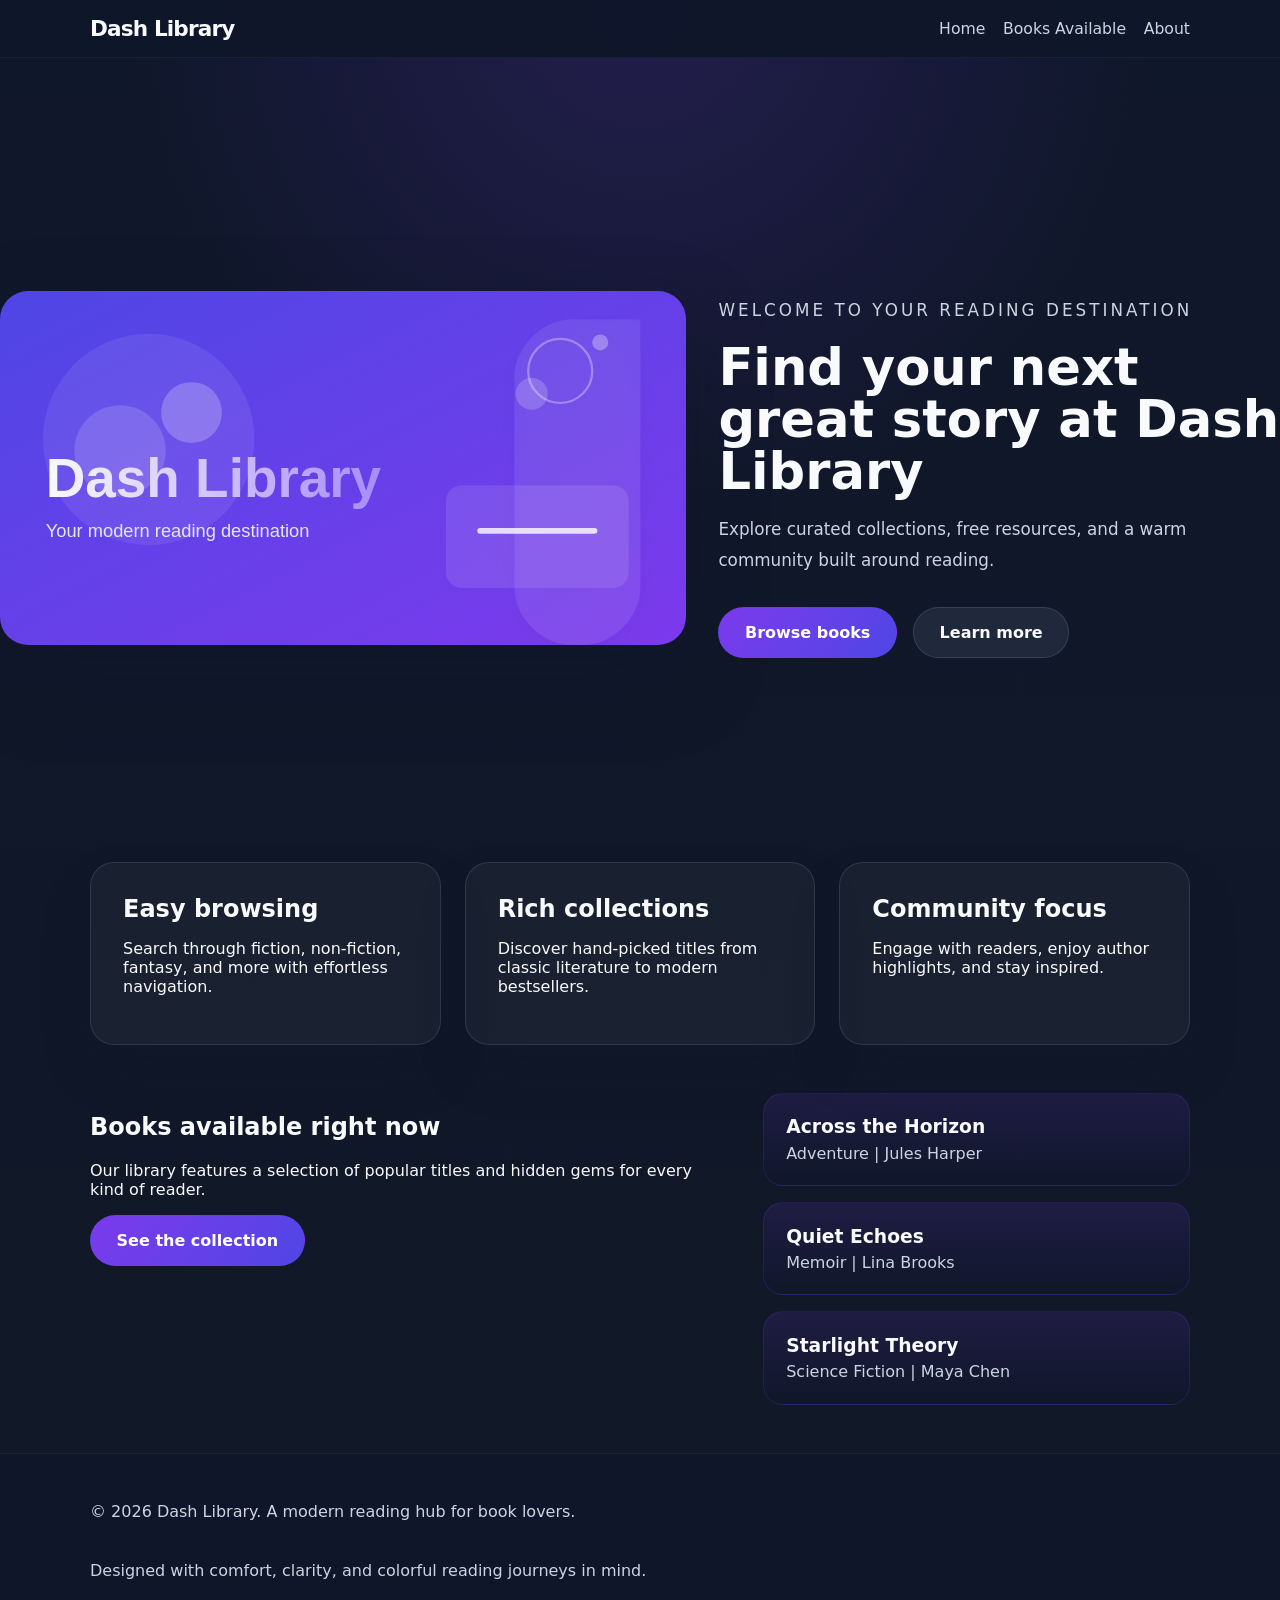
<file: index.html>
<!DOCTYPE html>
<html lang="en">
<head>
  <meta charset="UTF-8" />
  <meta name="viewport" content="width=device-width, initial-scale=1.0" />
  <title>Dash Library</title>
  <link rel="stylesheet" href="styles.css" />
</head>
<body>
  <header class="site-header">
    <div class="container header-inner">
      <a href="index.html" class="brand">Dash Library</a>
      <nav class="site-nav">
        <a href="index.html">Home</a>
        <a href="books.html">Books Available</a>
        <a href="about.html">About</a>
      </nav>
    </div>
  </header>

  <main>
    <section class="hero">
      <img class="hero-banner" src="banner.svg" alt="Dash Library banner" />
      <div class="hero-copy">
        <p class="eyebrow">Welcome to your reading destination</p>
        <h1>Find your next great story at Dash Library</h1>
        <p>Explore curated collections, free resources, and a warm community built around reading.</p>
        <div class="hero-actions">
          <a class="button button-primary" href="books.html">Browse books</a>
          <a class="button button-secondary" href="about.html">Learn more</a>
        </div>
      </div>
    </section>

    <section class="highlights container">
      <article class="feature-card">
        <h2>Easy browsing</h2>
        <p>Search through fiction, non-fiction, fantasy, and more with effortless navigation.</p>
      </article>
      <article class="feature-card">
        <h2>Rich collections</h2>
        <p>Discover hand-picked titles from classic literature to modern bestsellers.</p>
      </article>
      <article class="feature-card">
        <h2>Community focus</h2>
        <p>Engage with readers, enjoy author highlights, and stay inspired.</p>
      </article>
    </section>

    <section class="showcase container">
      <div class="showcase-text">
        <h2>Books available right now</h2>
        <p>Our library features a selection of popular titles and hidden gems for every kind of reader.</p>
        <a class="button button-primary" href="books.html">See the collection</a>
      </div>
      <div class="showcase-grid">
        <div class="book-teaser">
          <h3>Across the Horizon</h3>
          <p>Adventure | Jules Harper</p>
        </div>
        <div class="book-teaser">
          <h3>Quiet Echoes</h3>
          <p>Memoir | Lina Brooks</p>
        </div>
        <div class="book-teaser">
          <h3>Starlight Theory</h3>
          <p>Science Fiction | Maya Chen</p>
        </div>
      </div>
    </section>
  </main>

  <footer class="site-footer">
    <div class="container footer-inner">
      <p>&copy; 2026 Dash Library. A modern reading hub for book lovers.</p>
      <p>Designed with comfort, clarity, and colorful reading journeys in mind.</p>
    </div>
  </footer>
</body>
</html>
</file>
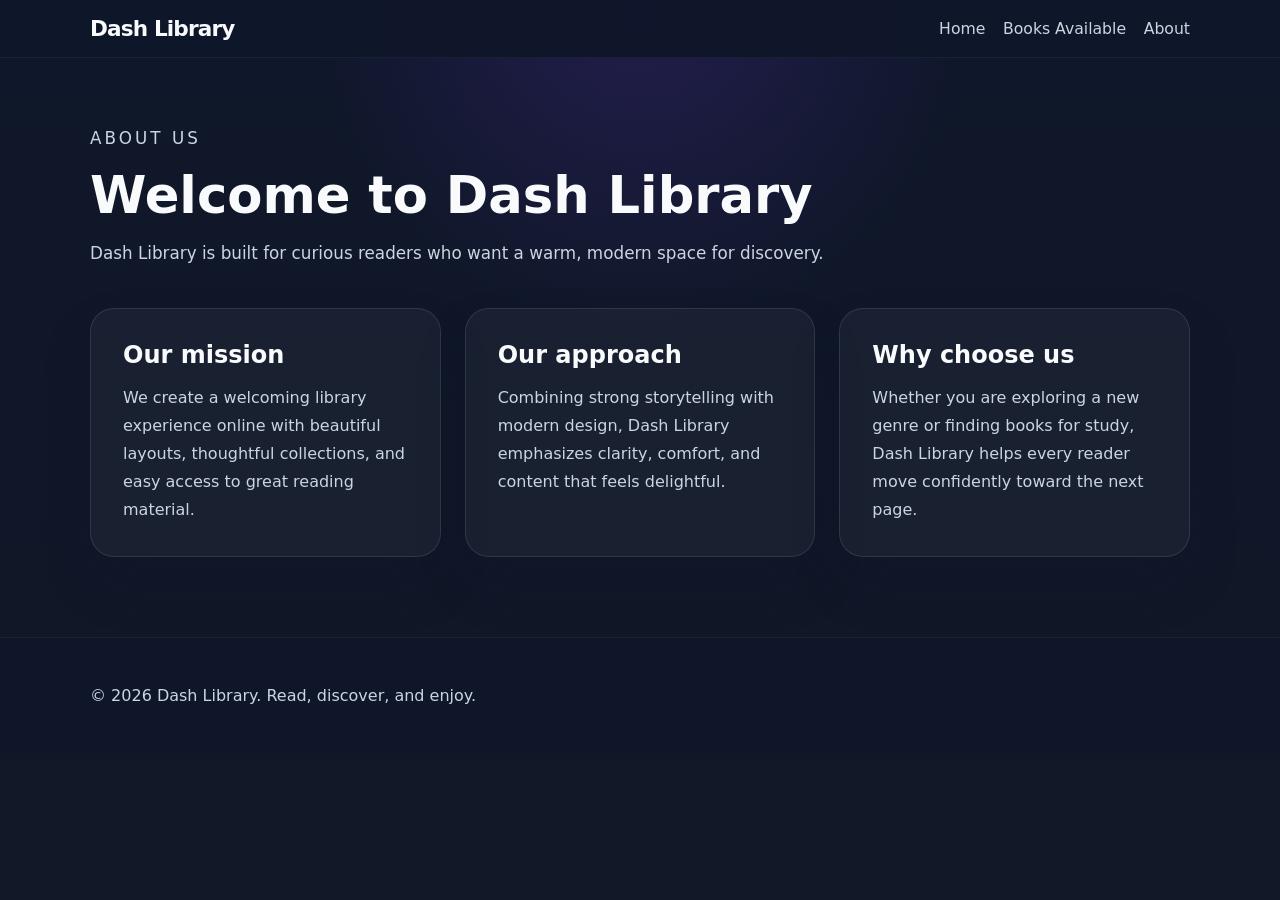
<file: about.html>
<!DOCTYPE html>
<html lang="en">
<head>
  <meta charset="UTF-8" />
  <meta name="viewport" content="width=device-width, initial-scale=1.0" />
  <title>About | Dash Library</title>
  <link rel="stylesheet" href="styles.css" />
</head>
<body>
  <header class="site-header">
    <div class="container header-inner">
      <a href="index.html" class="brand">Dash Library</a>
      <nav class="site-nav">
        <a href="index.html">Home</a>
        <a href="books.html">Books Available</a>
        <a href="about.html">About</a>
      </nav>
    </div>
  </header>

  <main class="container page-content">
    <section class="page-hero">
      <p class="eyebrow">About us</p>
      <h1>Welcome to Dash Library</h1>
      <p>Dash Library is built for curious readers who want a warm, modern space for discovery.</p>
    </section>

    <section class="about-section">
      <div class="about-card">
        <h2>Our mission</h2>
        <p>We create a welcoming library experience online with beautiful layouts, thoughtful collections, and easy access to great reading material.</p>
      </div>
      <div class="about-card">
        <h2>Our approach</h2>
        <p>Combining strong storytelling with modern design, Dash Library emphasizes clarity, comfort, and content that feels delightful.</p>
      </div>
      <div class="about-card">
        <h2>Why choose us</h2>
        <p>Whether you are exploring a new genre or finding books for study, Dash Library helps every reader move confidently toward the next page.</p>
      </div>
    </section>
  </main>

  <footer class="site-footer">
    <div class="container footer-inner">
      <p>&copy; 2026 Dash Library. Read, discover, and enjoy.</p>
    </div>
  </footer>
</body>
</html>
</file>
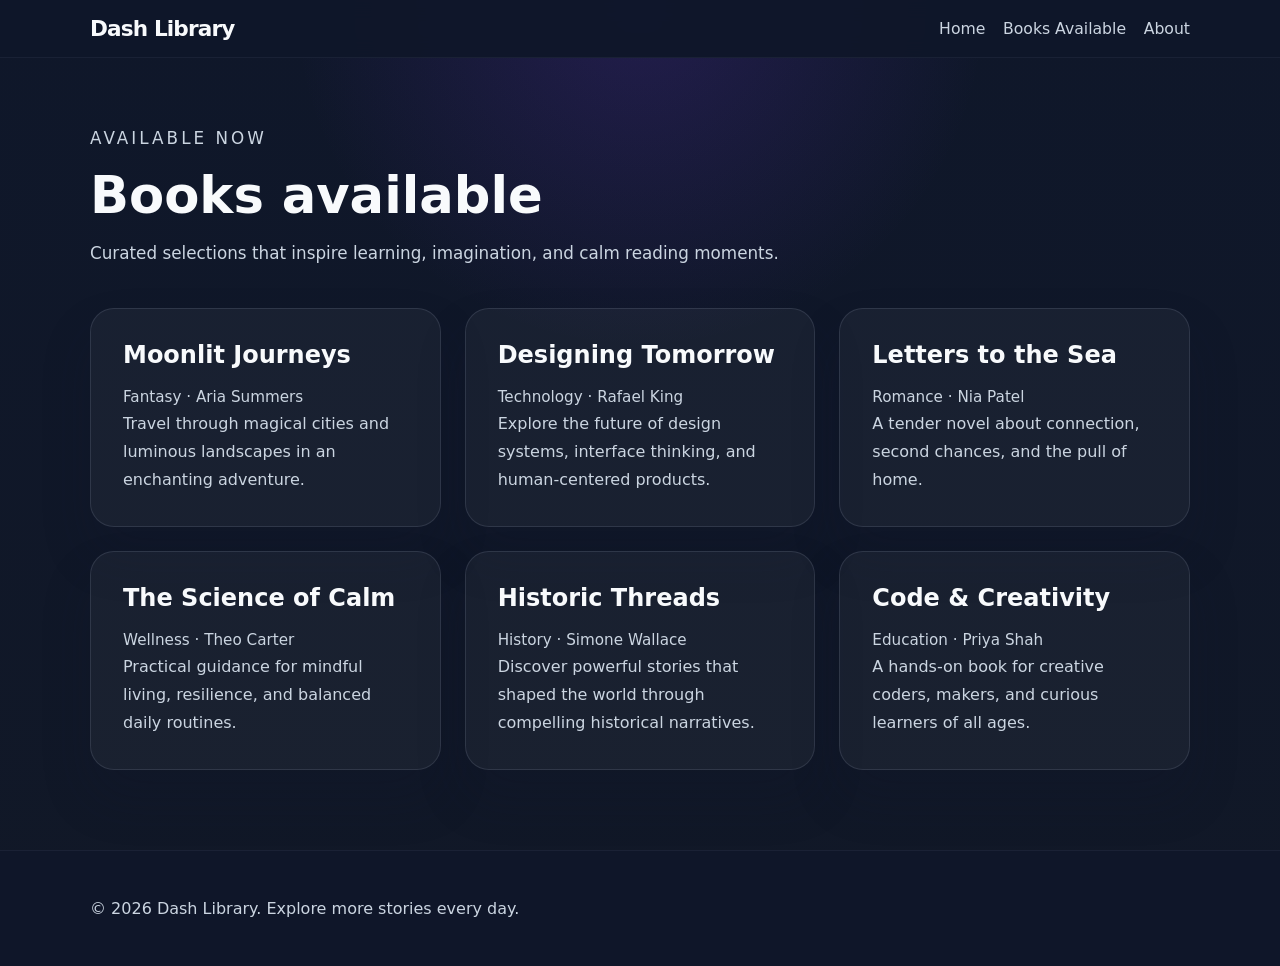
<file: books.html>
<!DOCTYPE html>
<html lang="en">
<head>
  <meta charset="UTF-8" />
  <meta name="viewport" content="width=device-width, initial-scale=1.0" />
  <title>Books Available | Dash Library</title>
  <link rel="stylesheet" href="styles.css" />
</head>
<body>
  <header class="site-header">
    <div class="container header-inner">
      <a href="index.html" class="brand">Dash Library</a>
      <nav class="site-nav">
        <a href="index.html">Home</a>
        <a href="books.html">Books Available</a>
        <a href="about.html">About</a>
      </nav>
    </div>
  </header>

  <main class="container page-content">
    <section class="page-hero">
      <p class="eyebrow">Available now</p>
      <h1>Books available</h1>
      <p>Curated selections that inspire learning, imagination, and calm reading moments.</p>
    </section>

    <section class="books-grid">
      <article class="book-card">
        <h2>Moonlit Journeys</h2>
        <p class="book-meta">Fantasy · Aria Summers</p>
        <p>Travel through magical cities and luminous landscapes in an enchanting adventure.</p>
      </article>
      <article class="book-card">
        <h2>Designing Tomorrow</h2>
        <p class="book-meta">Technology · Rafael King</p>
        <p>Explore the future of design systems, interface thinking, and human-centered products.</p>
      </article>
      <article class="book-card">
        <h2>Letters to the Sea</h2>
        <p class="book-meta">Romance · Nia Patel</p>
        <p>A tender novel about connection, second chances, and the pull of home.</p>
      </article>
      <article class="book-card">
        <h2>The Science of Calm</h2>
        <p class="book-meta">Wellness · Theo Carter</p>
        <p>Practical guidance for mindful living, resilience, and balanced daily routines.</p>
      </article>
      <article class="book-card">
        <h2>Historic Threads</h2>
        <p class="book-meta">History · Simone Wallace</p>
        <p>Discover powerful stories that shaped the world through compelling historical narratives.</p>
      </article>
      <article class="book-card">
        <h2>Code & Creativity</h2>
        <p class="book-meta">Education · Priya Shah</p>
        <p>A hands-on book for creative coders, makers, and curious learners of all ages.</p>
      </article>
    </section>
  </main>

  <footer class="site-footer">
    <div class="container footer-inner">
      <p>&copy; 2026 Dash Library. Explore more stories every day.</p>
    </div>
  </footer>
</body>
</html>
</file>
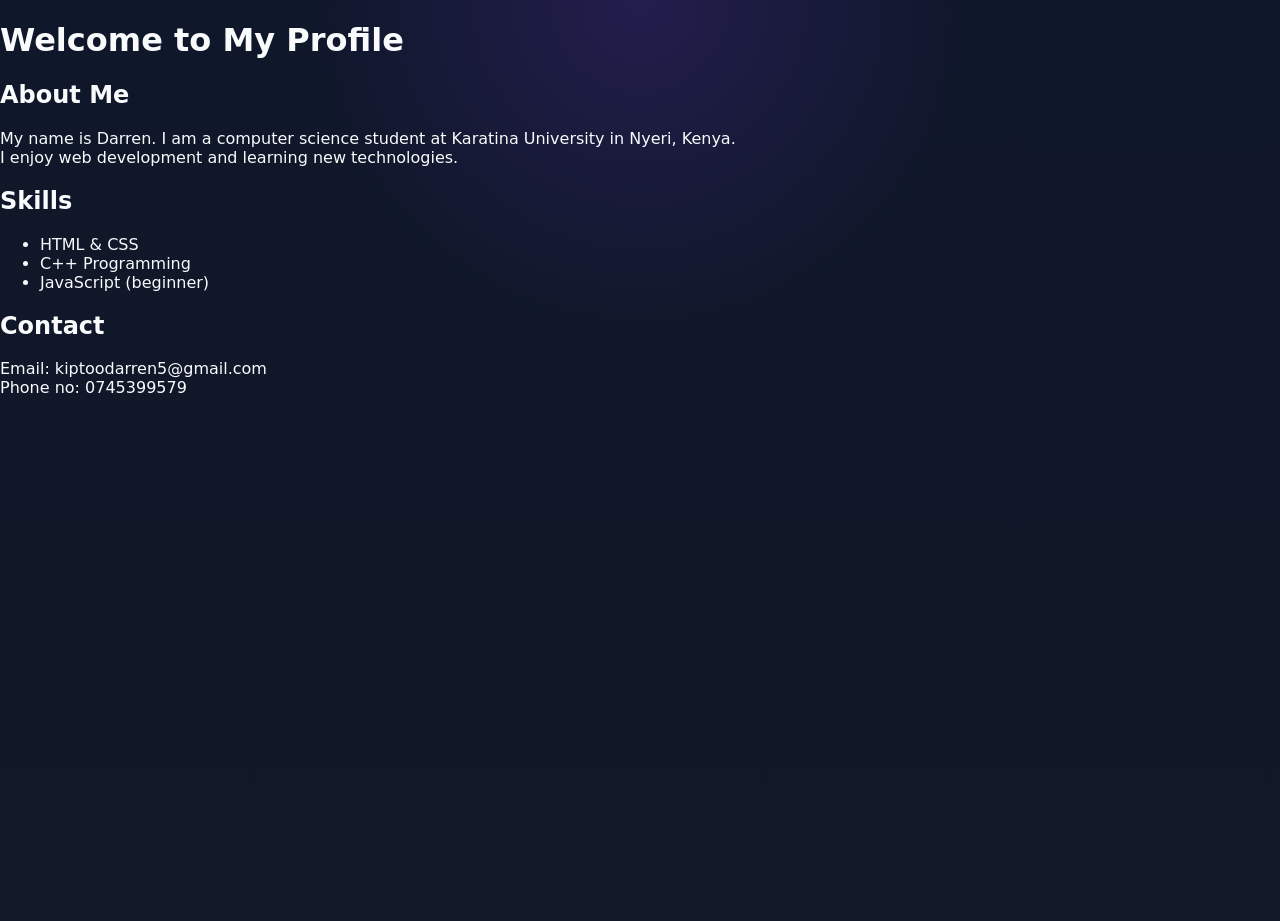
<file: sublime.html>
<!DOCTYPE html>
<html>
<head>
  <title>Myl Profile</title>
  <link rel="stylesheet" href="styles.css">
</head>
<body>
  <header>
    <h1>Welcome to My Profile</h1>
  </header>

  <main>
    <section id="about">
      <h2>About Me</h2>
      <p>My name is Darren. I am a computer science student at Karatina University in Nyeri, Kenya.<br>I enjoy web development and learning new technologies.</p>
    </section>

    <section id="skills">
      <h2>Skills</h2>
      <ul>
        <li>HTML & CSS</li>
        <li>C++ Programming</li>
        <li>JavaScript (beginner)</li>
      </ul>
    </section>

    <section id="contact">
      <h2>Contact</h2>
        <p>Email: kiptoodarren5@gmail.com <br> Phone no: 0745399579</p>
    </section>
      
  </main>
</body>
</html>
</file>
<file: styles.css>
:root {
  --bg: #121827;
  --surface: #1f2937;
  --surface-alt: #111827;
  --text: #f8fafc;
  --muted: #cbd5e1;
  --accent: #7c3aed;
  --accent-soft: rgba(124, 58, 237, 0.16);
  --border: rgba(148, 163, 184, 0.18);
}

* {
  box-sizing: border-box;
}

body {
  margin: 0;
  font-family: Inter, ui-sans-serif, system-ui, -apple-system, BlinkMacSystemFont, "Segoe UI", sans-serif;
  background: radial-gradient(circle at top, rgba(124, 58, 237, 0.18), transparent 30%),
              linear-gradient(180deg, #0f172a 0%, #111827 100%);
  color: var(--text);
  min-height: 100vh;
}

a {
  color: inherit;
  text-decoration: none;
}

img {
  max-width: 100%;
  display: block;
}

.container {
  width: min(1100px, calc(100% - 2rem));
  margin: 0 auto;
}

.site-header {
  position: sticky;
  top: 0;
  z-index: 10;
  background: rgba(15, 23, 42, 0.95);
  border-bottom: 1px solid rgba(148, 163, 184, 0.08);
  backdrop-filter: blur(10px);
}

.header-inner {
  display: flex;
  align-items: center;
  justify-content: space-between;
  gap: 1rem;
  padding: 1rem 0;
}

.brand {
  font-weight: 800;
  font-size: 1.35rem;
  letter-spacing: -0.04em;
}

.site-nav {
  display: flex;
  gap: 1.1rem;
  flex-wrap: wrap;
}

.site-nav a {
  color: var(--muted);
  font-size: 0.98rem;
  transition: color 0.2s ease;
}

.site-nav a:hover {
  color: var(--text);
}

.hero {
  display: grid;
  grid-template-columns: 1.1fr 0.9fr;
  align-items: center;
  gap: 2rem;
  min-height: calc(100vh - 96px);
  padding: 4rem 0 3rem;
}

.hero-banner {
  border-radius: 1.75rem;
  box-shadow: 0 32px 80px rgba(15, 23, 42, 0.45);
}

.hero-copy {
  max-width: 620px;
}

.eyebrow {
  text-transform: uppercase;
  letter-spacing: 0.18em;
  color: #a5b4fc;
  font-size: 0.78rem;
  margin-bottom: 1rem;
}

.hero h1,
.page-hero h1 {
  font-size: clamp(2.75rem, 4vw, 4.2rem);
  line-height: 1.02;
  margin: 0;
}

.hero p,
.page-hero p {
  color: var(--muted);
  font-size: 1.05rem;
  line-height: 1.8;
}

.hero-actions {
  display: flex;
  flex-wrap: wrap;
  gap: 1rem;
  margin-top: 2rem;
}

.button {
  display: inline-flex;
  align-items: center;
  justify-content: center;
  padding: 0.95rem 1.6rem;
  border-radius: 999px;
  border: 1px solid transparent;
  font-weight: 600;
  transition: transform 0.2s ease, background-color 0.2s ease, border-color 0.2s ease;
}

.button:hover {
  transform: translateY(-1px);
}

.button-primary {
  background: linear-gradient(135deg, #7c3aed, #4f46e5);
  color: white;
}

.button-secondary {
  background: rgba(148, 163, 184, 0.12);
  color: var(--text);
  border-color: rgba(148, 163, 184, 0.2);
}

.highlights {
  display: grid;
  grid-template-columns: repeat(3, minmax(0, 1fr));
  gap: 1.5rem;
  margin-bottom: 3rem;
}

.feature-card,
.book-card,
.about-card {
  background: rgba(255, 255, 255, 0.04);
  border: 1px solid var(--border);
  border-radius: 1.5rem;
  padding: 2rem;
  box-shadow: 0 28px 50px rgba(15, 23, 42, 0.18);
}

.feature-card h2,
.book-card h2,
.about-card h2 {
  margin-top: 0;
  margin-bottom: 0.9rem;
}

.showcase {
  display: grid;
  grid-template-columns: 1.2fr 0.8fr;
  gap: 2rem;
  align-items: start;
  margin-bottom: 3rem;
}

.showcase-grid {
  display: grid;
  gap: 1rem;
}

.book-teaser {
  background: linear-gradient(180deg, rgba(124, 58, 237, 0.14), rgba(15, 23, 42, 0.72));
  border: 1px solid rgba(124, 58, 237, 0.18);
  border-radius: 1.25rem;
  padding: 1.4rem;
}

.book-teaser h3 {
  margin: 0 0 0.4rem;
}

.book-teaser p {
  margin: 0;
  color: var(--muted);
}

.page-content {
  padding: 3rem 0 5rem;
}

.page-hero {
  max-width: 760px;
  margin-bottom: 2.5rem;
}

.books-grid,
.about-section {
  display: grid;
  grid-template-columns: repeat(3, minmax(0, 1fr));
  gap: 1.5rem;
}

.book-card p,
.about-card p {
  color: var(--muted);
  margin: 0;
  line-height: 1.75;
}

.book-meta {
  margin: 0.35rem 0 1rem;
  color: #c7d2fe;
  font-size: 0.95rem;
}

.site-footer {
  background: rgba(15, 23, 42, 0.95);
  border-top: 1px solid rgba(148, 163, 184, 0.08);
}

.footer-inner {
  display: flex;
  flex-direction: column;
  gap: 0.5rem;
  padding: 2rem 0;
  color: var(--muted);
}

@media (max-width: 920px) {
  .hero,
  .showcase {
    grid-template-columns: 1fr;
  }

  .highlights,
  .books-grid,
  .about-section {
    grid-template-columns: 1fr;
  }
}

@media (max-width: 640px) {
  .header-inner {
    flex-direction: column;
    align-items: flex-start;
  }

  .site-nav {
    width: 100%;
    justify-content: space-between;
  }

  .hero {
    padding-top: 3rem;
  }
}
</file>
